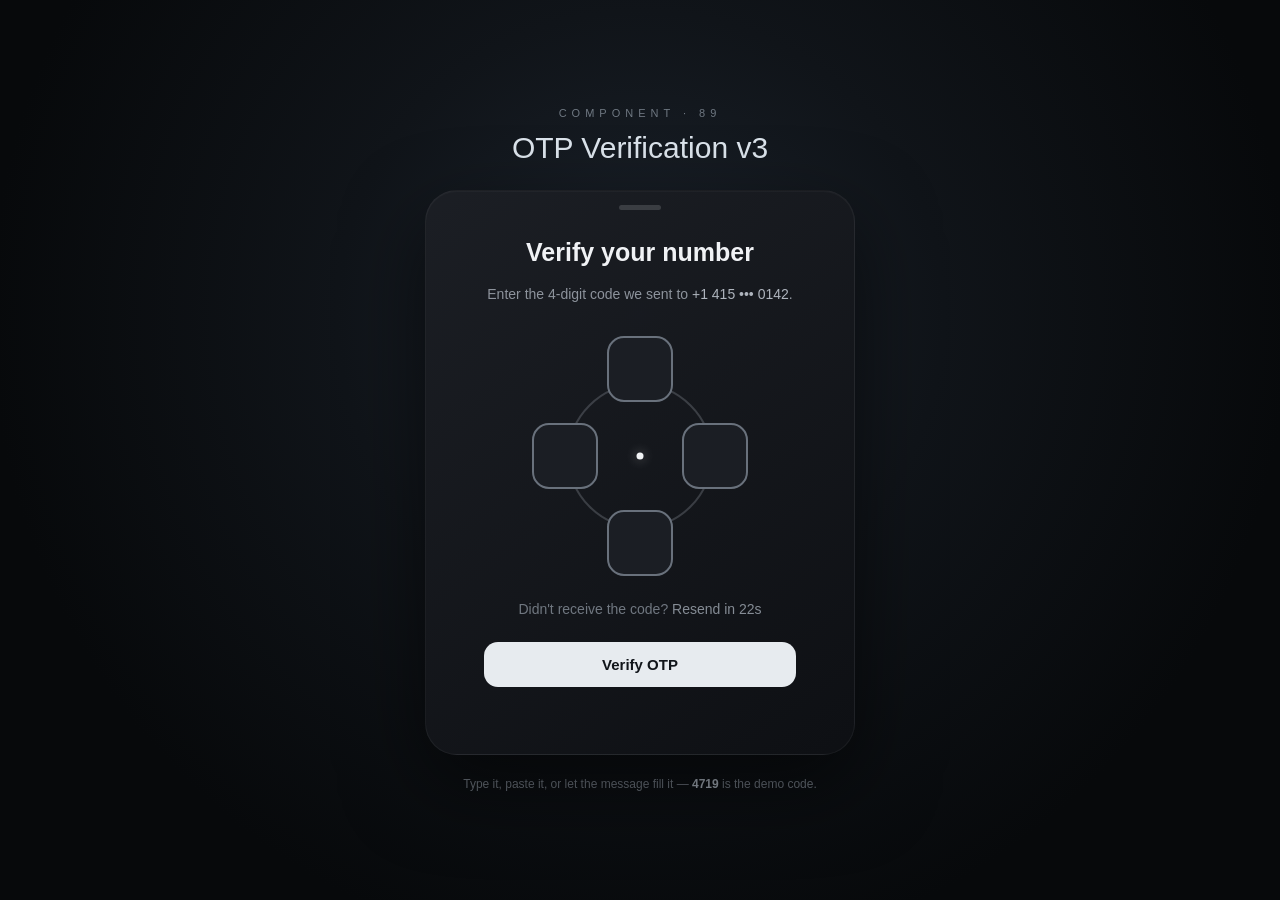
<file: index.html>
<!DOCTYPE html>
<html lang="en">
<head>
    <meta charset="UTF-8">
    <meta name="viewport" content="width=device-width, initial-scale=1.0">

    <title>OTP Verification V3</title>

    <link rel="stylesheet" href="style.css">
</head>

<body>

    <div class="container">

        <div class="small-title">COMPONENT · 89</div>

        <h1>OTP Verification v3</h1>

        <div class="otp-card">

            <div class="handle"></div>

            <h2>Verify your number</h2>

            <p class="description">
                Enter the 4-digit code we sent to
                <span>+1 415 ••• 0142</span>.
            </p>

            <!-- Circular OTP -->
            <div class="otp-orbit">

                <div class="orbit-line"></div>

                <input
                    type="text"
                    maxlength="1"
                    class="otp-input top"
                    inputmode="numeric"
                    autocomplete="one-time-code"
                >

                <input
                    type="text"
                    maxlength="1"
                    class="otp-input left"
                    inputmode="numeric"
                >

                <input
                    type="text"
                    maxlength="1"
                    class="otp-input right"
                    inputmode="numeric"
                >

                <input
                    type="text"
                    maxlength="1"
                    class="otp-input bottom"
                    inputmode="numeric"
                >

                <div class="center-dot"></div>

            </div>

            <div class="resend">
                Didn't receive the code?
                <button id="resendBtn" disabled>
                    Resend in <span id="timer">23</span>s
                </button>
            </div>

            <button id="verifyBtn" class="verify-btn">
                Verify OTP
            </button>

            <p id="message"></p>

        </div>

        <div class="hint">
            Type it, paste it, or let the message fill it — <b>4719</b> is the demo code.
        </div>

    </div>

    <script src="app.js"></script>

</body>
</html>
</file>
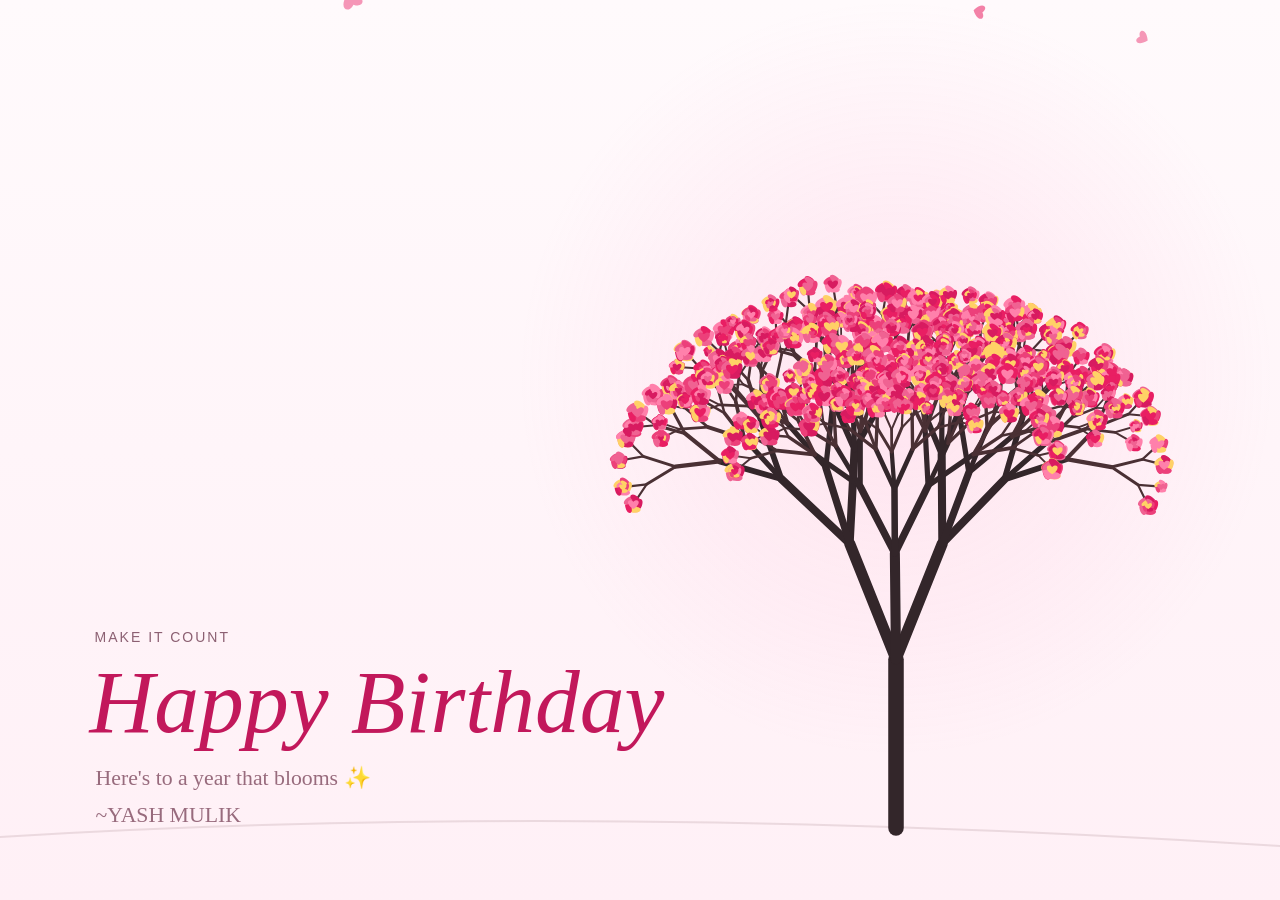
<file: animated_heart_tree.html>
<!DOCTYPE html>
<html lang="en">
<head>
<meta charset="UTF-8">
<meta name="viewport" content="width=device-width, initial-scale=1.0">

<title>Animated Heart Tree</title>

<style>
* {
    box-sizing: border-box;
}

html, body {
    margin: 0;
    width: 100%;
    height: 100%;
    overflow: hidden;
}

body {
    background: linear-gradient(#fffafc, #fff0f6);
    font-family: Georgia, serif;
}

canvas {
    display: block;
    width: 100%;
    height: 100%;
}

/* Birthday Text */
#text {
    position: absolute;
    left: 7%;
    bottom: 8%;
    color: #c2185b;
    pointer-events: none;
}

#text .small {
    font: 14px Arial, sans-serif;
    letter-spacing: 2px;
    color: #8c6072;
    margin-left: 5px;
}

#text h1 {
    margin: 5px 0 0;
    font-size: clamp(45px, 7vw, 95px);
    font-weight: normal;
    font-style: italic;
}

#text p {
    margin: 12px 0 0 6px;
    color: #986b7d;
    font-size: clamp(14px, 1.7vw, 22px);
}
</style>
</head>

<body>

<canvas id="tree"></canvas>

<div id="text">
    <div class="small">MAKE IT COUNT</div>

    <h1>Happy Birthday</h1>

    <p>Here's to a year that blooms ✨</p>
    <p>~YASH MULIK</P>
</div>

<script>

const canvas = document.getElementById("tree");
const ctx = canvas.getContext("2d");

let W, H, dpr;

let branches = [];
let blossoms = [];
let falling = [];

let startTime = performance.now();


/* =========================
   SCREEN SIZE
========================= */

function resize() {

    dpr = Math.min(window.devicePixelRatio || 1, 2);

    W = window.innerWidth;
    H = window.innerHeight;

    canvas.width = W * dpr;
    canvas.height = H * dpr;

    ctx.setTransform(
        dpr,
        0,
        0,
        dpr,
        0,
        0
    );
}

window.addEventListener("resize", resize);

resize();


/* =========================
   BRANCH CREATION
========================= */

function branch(
    x,
    y,
    len,
    angle,
    width,
    depth,
    delay
) {

    branches.push({
        x: x,
        y: y,
        len: len,
        angle: angle,
        width: width,
        depth: depth,
        delay: delay
    });


    if (depth <= 0) {

        for (let i = 0; i < 3; i++) {

            blossoms.push({

                x: x + Math.cos(angle) * len,

                y: y + Math.sin(angle) * len,

                size: 4 + Math.random() * 5,

                delay: delay + 0.15 + i * 0.05,

                rot: Math.random() * Math.PI
            });
        }

        return;
    }


    const endX =
        x + Math.cos(angle) * len;

    const endY =
        y + Math.sin(angle) * len;


    const spread =
        0.35 + Math.random() * 0.18;

    const nextLength =
        len * (0.68 + Math.random() * 0.08);


    /* Left branch */

    branch(
        endX,
        endY,
        nextLength,
        angle - spread,
        width * 0.72,
        depth - 1,
        delay + 0.08
    );


    /* Right branch */

    branch(
        endX,
        endY,
        nextLength,
        angle + spread,
        width * 0.72,
        depth - 1,
        delay + 0.12
    );


    /* Extra branch */

    if (
        depth >= 3 &&
        Math.random() > 0.25
    ) {

        branch(
            endX,
            endY,
            nextLength * 0.85,
            angle +
            (Math.random() - 0.5) * 0.18,
            width * 0.65,
            depth - 1,
            delay + 0.15
        );
    }
}


/* =========================
   BUILD TREE
========================= */

function buildTree() {

    branches = [];
    blossoms = [];
    falling = [];

    const baseX = W * 0.70;
    const baseY = H * 0.92;

    const scale =
        Math.min(W / 900, H / 800);


    branch(
        baseX,
        baseY,
        150 * scale,
        -Math.PI / 2,
        15 * scale,
        6,
        0
    );
}

buildTree();

window.addEventListener(
    "resize",
    buildTree
);


/* =========================
   EASING
========================= */

function ease(t) {

    t = Math.max(
        0,
        Math.min(1, t)
    );

    return 1 - Math.pow(1 - t, 3);
}


/* =========================
   HEART DRAWING
========================= */

function drawHeart(
    x,
    y,
    s,
    rot,
    alpha
) {

    ctx.save();

    ctx.translate(x, y);

    ctx.rotate(rot);

    ctx.globalAlpha = alpha;


    ctx.beginPath();

    ctx.moveTo(
        0,
        s * 0.9
    );


    ctx.bezierCurveTo(
        -s * 1.7,
        -s * 0.15,

        -s * 0.9,
        -s * 1.25,

        0,
        -s * 0.45
    );


    ctx.bezierCurveTo(
        s * 0.9,
        -s * 1.25,

        s * 1.7,
        -s * 0.15,

        0,
        s * 0.9
    );


    const colors = [

        "#e91e63",
        "#f06292",
        "#ec407a",
        "#ff80ab",
        "#d81b60",
        "#ffd166"

    ];


    ctx.fillStyle =
        colors[
            Math.floor(
                Math.random() *
                colors.length
            )
        ];


    ctx.fill();

    ctx.restore();
}


/* =========================
   MAIN ANIMATION
========================= */

function draw() {

    ctx.clearRect(
        0,
        0,
        W,
        H
    );


    /* Background glow */

    const glow =
        ctx.createRadialGradient(
            W * 0.70,
            H * 0.42,
            10,
            W * 0.70,
            H * 0.42,
            Math.min(W, H) * 0.42
        );


    glow.addColorStop(
        0,
        "rgba(255,150,195,.18)"
    );

    glow.addColorStop(
        1,
        "rgba(255,150,195,0)"
    );


    ctx.fillStyle = glow;

    ctx.fillRect(
        0,
        0,
        W,
        H
    );


    const elapsed =
        (performance.now() -
            startTime) / 1000;


    /* =========================
       GROUND
    ========================= */

    ctx.beginPath();

    ctx.moveTo(
        0,
        H * 0.93
    );

    ctx.quadraticCurveTo(
        W * 0.45,
        H * 0.89,
        W,
        H * 0.94
    );

    ctx.strokeStyle =
        "rgba(120,80,90,.15)";

    ctx.lineWidth = 2;

    ctx.stroke();


    /* =========================
       TREE BRANCHES
    ========================= */

    for (const b of branches) {

        const progress =
            ease(
                (elapsed - b.delay) /
                1.15
            );


        if (progress <= 0) {
            continue;
        }


        const length =
            b.len * progress;


        const endX =
            b.x +
            Math.cos(b.angle) *
            length;


        const endY =
            b.y +
            Math.sin(b.angle) *
            length;


        ctx.beginPath();

        ctx.moveTo(
            b.x,
            b.y
        );

        ctx.lineTo(
            endX,
            endY
        );


        ctx.strokeStyle =
            b.depth > 2
                ? "#33262a"
                : "#4a3034";


        ctx.lineWidth =
            Math.max(
                1,
                b.width *
                (1 - progress * 0.08)
            );


        ctx.lineCap = "round";

        ctx.stroke();
    }


    /* =========================
       HEART FLOWERS
    ========================= */

    for (const p of blossoms) {

        const progress =
            ease(
                (elapsed - p.delay) /
                0.75
            );


        if (progress <= 0) {
            continue;
        }


        /* Five hearts around center */

        for (let i = 0; i < 5; i++) {

            const angle =
                i * Math.PI * 2 / 5;


            const offsetX =
                Math.cos(angle) *
                p.size *
                0.65 *
                progress;


            const offsetY =
                Math.sin(angle) *
                p.size *
                0.65 *
                progress;


            drawHeart(

                p.x + offsetX,

                p.y + offsetY,

                p.size * 0.72,

                angle - 0.5,

                progress
            );
        }


        /* Center heart */

        drawHeart(
            p.x,
            p.y,
            p.size * 0.72,
            0,
            progress
        );
    }


    /* =========================
       FALLING HEARTS
    ========================= */

    if (Math.random() < 0.07) {

        falling.push({

            x: Math.random() * W,

            y: -20,

            vy:
                35 +
                Math.random() * 55,

            vx:
                -15 +
                Math.random() * 30,

            size:
                5 +
                Math.random() * 7,

            rot:
                Math.random() * 6
        });
    }


    for (
        let i = falling.length - 1;
        i >= 0;
        i--
    ) {

        const f = falling[i];


        f.y += f.vy / 60;

        f.x += f.vx / 60;

        f.rot += 0.01;


        drawHeart(
            f.x,
            f.y,
            f.size,
            f.rot,
            0.65
        );


        if (f.y > H + 30) {

            falling.splice(i, 1);
        }
    }


    requestAnimationFrame(draw);
}


/* Start animation */

draw();

</script>

</body>
</html>
</file>
<file: style.css>
* {
    box-sizing: border-box;
    margin: 0;
    padding: 0;
}

body {
    min-height: 100vh;

    background:
        radial-gradient(
            circle at 50% 35%,
            #1b222b 0%,
            #101419 35%,
            #07090b 75%
        );

    color: white;

    font-family:
        Arial,
        Helvetica,
        sans-serif;

    display: flex;
    justify-content: center;
    align-items: center;

    overflow: hidden;
}


/* Main container */

.container {
    width: 100%;
    max-width: 520px;

    text-align: center;

    padding: 25px;
}


/* Small heading */

.small-title {
    font-size: 11px;

    letter-spacing: 5px;

    color: #6f7882;

    margin-bottom: 12px;
}


/* Main title */

h1 {
    font-size: 30px;

    font-weight: 500;

    color: #dce4ec;

    margin-bottom: 25px;
}


/* OTP card */

.otp-card {
    position: relative;

    width: 100%;

    max-width: 430px;

    min-height: 510px;

    margin: auto;

    padding: 42px 30px 30px;

    border-radius: 32px;

    background:
        linear-gradient(
            145deg,
            rgba(28, 31, 37, 0.98),
            rgba(14, 16, 20, 0.98)
        );

    border: 1px solid rgba(255,255,255,0.05);

    box-shadow:
        0 30px 80px rgba(0,0,0,0.55),
        inset 0 1px 0 rgba(255,255,255,0.03);
}


/* Top handle */

.handle {
    position: absolute;

    top: 14px;
    left: 50%;

    transform: translateX(-50%);

    width: 42px;
    height: 5px;

    border-radius: 10px;

    background: #3a3d42;
}


/* Card title */

.otp-card h2 {
    font-size: 25px;

    margin-top: 5px;

    margin-bottom: 16px;

    color: #f0f2f5;
}


/* Description */

.description {
    font-size: 14px;

    line-height: 1.6;

    color: #8d939c;
}

.description span {
    color: #aeb4bd;
}


/* OTP orbit */

.otp-orbit {
    position: relative;

    width: 240px;
    height: 240px;

    margin: 30px auto 25px;
}


/* Circular line */

.orbit-line {
    position: absolute;

    width: 145px;
    height: 145px;

    left: 50%;
    top: 50%;

    transform: translate(-50%, -50%);

    border: 2px solid rgba(130, 135, 145, 0.35);

    border-radius: 50%;
}


/* OTP boxes */

.otp-input {
    position: absolute;

    width: 66px;
    height: 66px;

    border-radius: 17px;

    background: #1b1e24;

    border: 2px solid #69717c;

    outline: none;

    color: white;

    text-align: center;

    font-size: 27px;

    font-weight: 500;

    transition:
        border-color 0.25s,
        box-shadow 0.25s,
        transform 0.2s;
}


/* Positions */

.otp-input.top {
    top: 0;
    left: 50%;

    transform: translateX(-50%);
}

.otp-input.left {
    left: 12px;
    top: 50%;

    transform: translateY(-50%);
}

.otp-input.right {
    right: 12px;
    top: 50%;

    transform: translateY(-50%);
}

.otp-input.bottom {
    bottom: 0;
    left: 50%;

    transform: translateX(-50%);
}


/* Focus effect */

.otp-input:focus {
    border-color: #8f9aa8;

    box-shadow:
        0 0 0 3px rgba(120, 200, 180, 0.08);

    transform: scale(1.05);
}

.otp-input.top:focus,
.otp-input.bottom:focus {
    transform: translateX(-50%) scale(1.05);
}

.otp-input.left:focus,
.otp-input.right:focus {
    transform: translateY(-50%) scale(1.05);
}


/* Center dot */

.center-dot {
    position: absolute;

    width: 7px;
    height: 7px;

    left: 50%;
    top: 50%;

    transform: translate(-50%, -50%);

    border-radius: 50%;

    background: #f1f3f5;

    box-shadow: 0 0 12px rgba(255,255,255,0.4);
}


/* Resend text */

.resend {
    margin-top: 10px;

    color: #707780;

    font-size: 14px;
}

.resend button {
    border: none;

    background: transparent;

    color: #858c95;

    font-size: 14px;

    cursor: default;
}


/* Active resend button */

.resend button.active {
    color: #b9c1cb;

    cursor: pointer;
}


/* Verify button */

.verify-btn {
    width: 85%;

    margin-top: 25px;

    padding: 14px;

    border: none;

    border-radius: 14px;

    background: #e7ebef;

    color: #11151a;

    font-size: 15px;

    font-weight: 600;

    cursor: pointer;

    transition: 0.2s;
}

.verify-btn:hover {
    background: white;

    transform: translateY(-1px);
}

.verify-btn:active {
    transform: scale(0.98);
}


/* Message */

#message {
    min-height: 22px;

    margin-top: 15px;

    font-size: 14px;
}


/* Bottom hint */

.hint {
    margin-top: 20px;

    color: #686f78;

    font-size: 12px;

    line-height: 1.5;
}

.hint b {
    color: #9da5af;
}


/* Success */

.success {
    color: #70d6a8 !important;
}


/* Error */

.error {
    color: #e98c8c !important;
}


/* Mobile */

@media (max-width: 480px) {

    .container {
        padding: 15px;
    }

    h1 {
        font-size: 26px;
    }

    .otp-card {
        min-height: 500px;

        padding-left: 20px;
        padding-right: 20px;
    }

    .otp-orbit {
        width: 220px;
        height: 220px;
    }

    .otp-input {
        width: 62px;
        height: 62px;
    }

    .orbit-line {
        width: 135px;
        height: 135px;
    }

    .otp-input.left {
        left: 5px;
    }

    .otp-input.right {
        right: 5px;
    }
}
</file>
